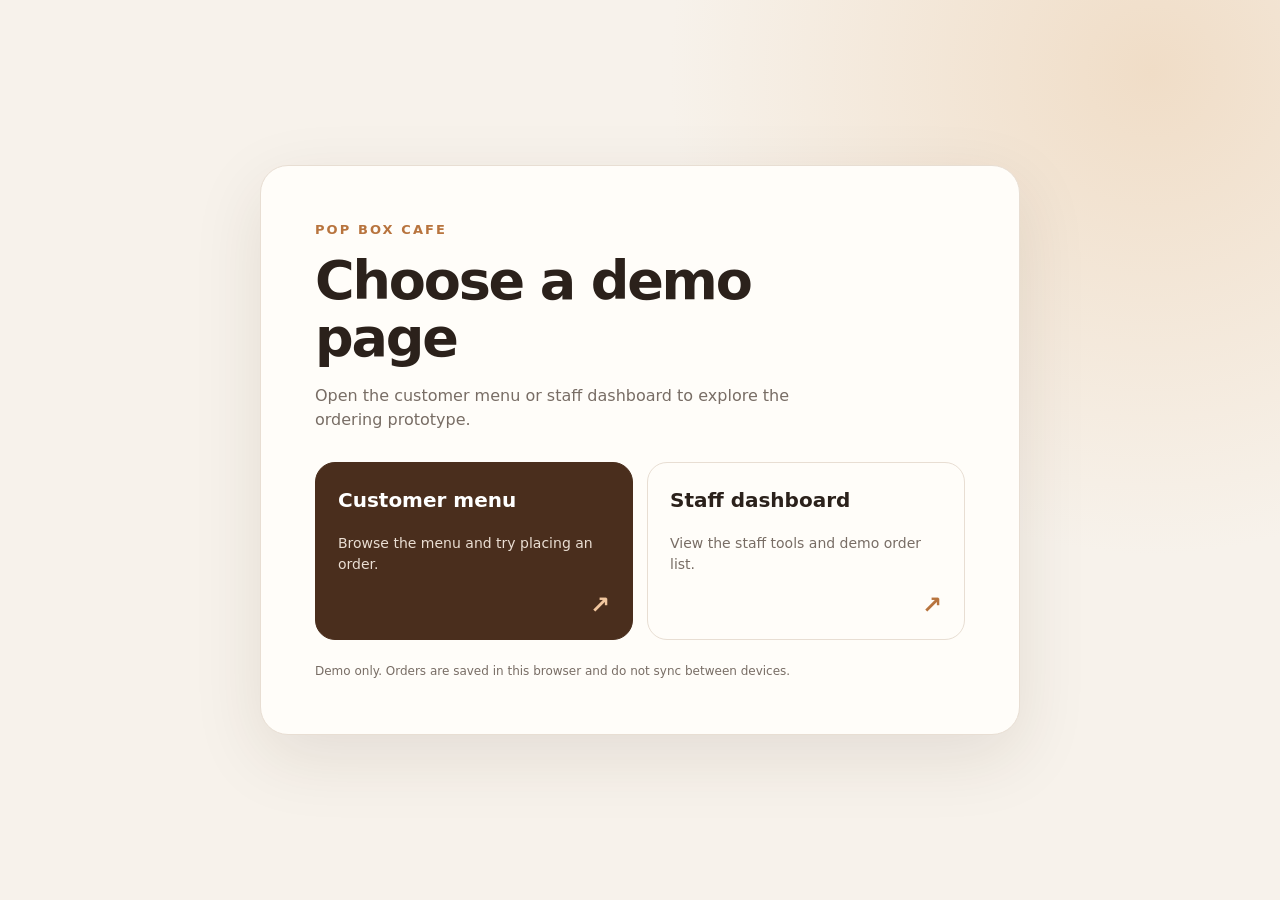
<file: index.html>
<!doctype html>
<html lang="en">
<head>
  <meta charset="utf-8">
  <meta name="viewport" content="width=device-width, initial-scale=1">
  <meta name="theme-color" content="#2b211b">
  <title>POP BOX Cafe — Demo</title>
  <style>
    :root {
      color-scheme: light;
      --ink: #2b211b;
      --muted: #786d65;
      --coffee: #4a2e1d;
      --caramel: #b8743e;
      --paper: #fffdf9;
      --line: #e8ded3;
    }
    * { box-sizing: border-box; }
    body {
      min-height: 100vh;
      margin: 0;
      padding: 28px 16px;
      display: grid;
      place-items: center;
      background: radial-gradient(circle at 90% 8%, #f0ddc7 0, transparent 34%), #f7f2eb;
      color: var(--ink);
      font: 16px/1.5 system-ui, -apple-system, "Segoe UI", sans-serif;
    }
    main {
      width: min(100%, 760px);
      padding: clamp(26px, 6vw, 54px);
      border: 1px solid var(--line);
      border-radius: 28px;
      background: var(--paper);
      box-shadow: 0 22px 70px #3b28131a;
    }
    .brand { margin: 0 0 12px; color: var(--caramel); font-size: 13px; font-weight: 800; letter-spacing: .16em; }
    h1 { max-width: 520px; margin: 0; font-size: clamp(34px, 7vw, 54px); line-height: 1.06; letter-spacing: -.04em; }
    .intro { max-width: 520px; margin: 18px 0 30px; color: var(--muted); }
    .links { display: grid; grid-template-columns: repeat(2, minmax(0, 1fr)); gap: 14px; }
    a {
      min-height: 150px;
      padding: 22px;
      display: flex;
      flex-direction: column;
      justify-content: space-between;
      gap: 18px;
      border: 1px solid var(--line);
      border-radius: 20px;
      color: var(--ink);
      text-decoration: none;
      transition: transform .16s ease, border-color .16s ease, box-shadow .16s ease;
    }
    a:hover, a:focus-visible { transform: translateY(-2px); border-color: var(--caramel); box-shadow: 0 12px 24px #3b281312; outline: none; }
    a.primary { background: var(--coffee); color: white; border-color: var(--coffee); }
    a strong { font-size: 20px; }
    a span { color: var(--muted); font-size: 14px; }
    a.primary span { color: #eaded3; }
    .arrow { align-self: flex-end; color: var(--caramel); font-size: 24px; line-height: 1; }
    a.primary .arrow { color: #f1c69e; }
    .note { margin: 22px 0 0; color: var(--muted); font-size: 12px; }
    @media (max-width: 560px) {
      body { padding: 14px; }
      main { border-radius: 22px; }
      .links { grid-template-columns: 1fr; }
      a { min-height: 126px; }
    }
  </style>
</head>
<body>
  <main>
    <p class="brand">POP BOX CAFE</p>
    <h1>Choose a demo page</h1>
    <p class="intro">Open the customer menu or staff dashboard to explore the ordering prototype.</p>
    <nav class="links" aria-label="Demo pages">
      <a class="primary" href="customer/">
        <strong>Customer menu</strong>
        <span>Browse the menu and try placing an order.</span>
        <b class="arrow" aria-hidden="true">↗</b>
      </a>
      <a href="staff/">
        <strong>Staff dashboard</strong>
        <span>View the staff tools and demo order list.</span>
        <b class="arrow" aria-hidden="true">↗</b>
      </a>
    </nav>
    <p class="note">Demo only. Orders are saved in this browser and do not sync between devices.</p>
  </main>
</body>
</html>
</file>
